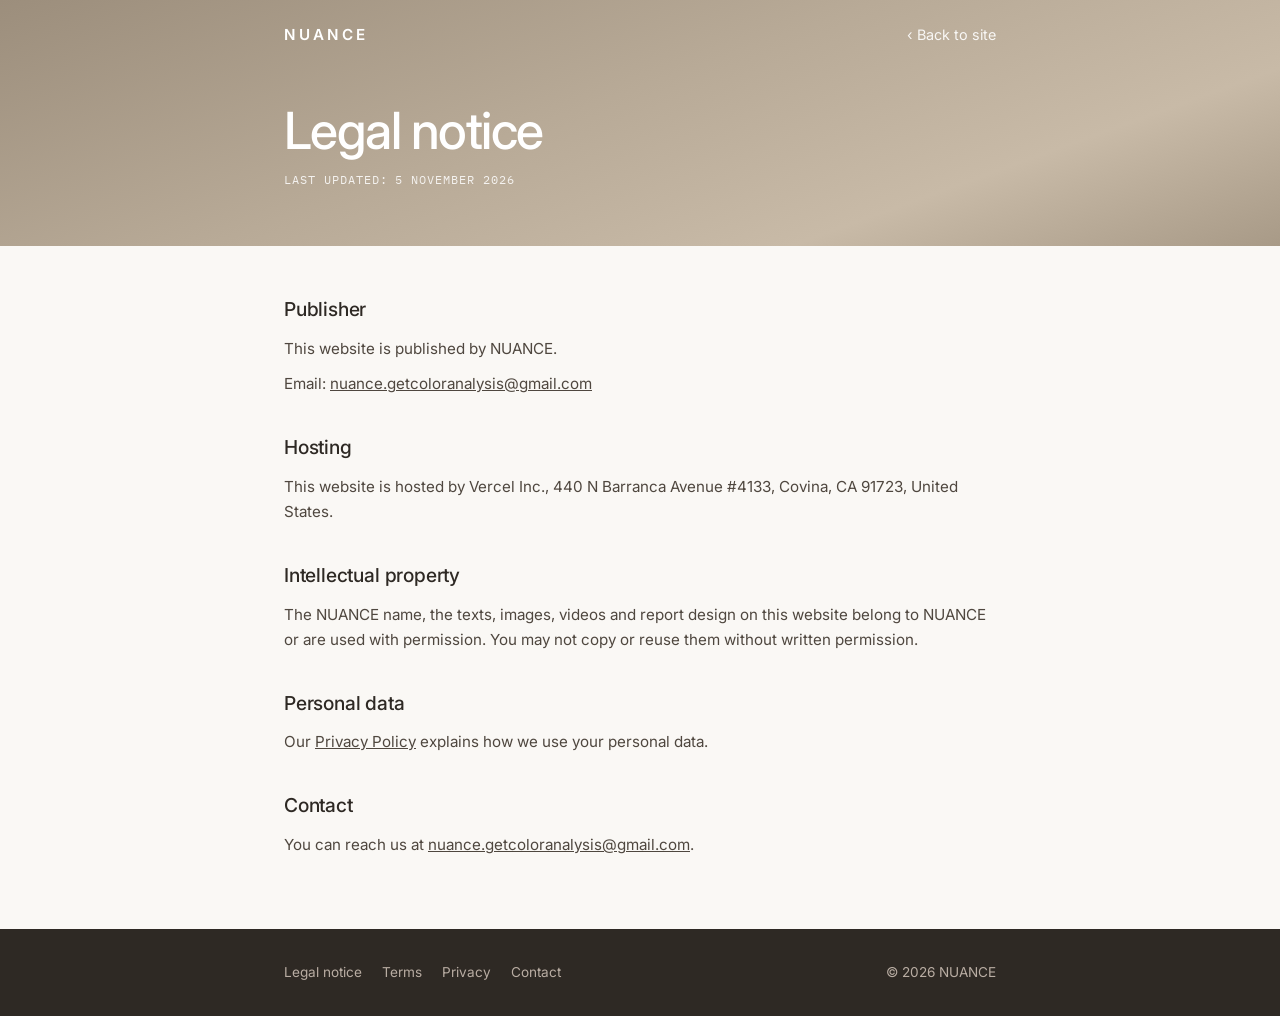
<file: legal-notice.html>
<!doctype html>
<html lang="en">
<head>
  <meta charset="utf-8">
  <meta name="viewport" content="width=device-width, initial-scale=1">
  <title>NUANCE — Legal notice</title>
  <link rel="preconnect" href="https://fonts.googleapis.com">
  <link rel="preconnect" href="https://fonts.gstatic.com" crossorigin>
  <link href="https://fonts.googleapis.com/css2?family=Inter:wght@300;400;500;600&family=IBM+Plex+Mono:wght@400;500&display=swap" rel="stylesheet">
  <link rel="stylesheet" href="legal.css?v=1">
  <link rel="icon" href="/favicon.ico" sizes="any">
  <link rel="icon" type="image/png" sizes="32x32" href="/favicon-32.png">
  <link rel="apple-touch-icon" href="/apple-touch-icon.png">
</head>
<body>
<header class="top">
  <div class="wrap">
    <div class="top-row"><a href="index.html" class="logo">NUANCE</a><a href="index.html" class="back">‹ Back to site</a></div>
    <h1>Legal notice</h1>
    <p class="updated">Last updated: 5 November 2026</p>
  </div>
</header>
<main class="wrap">
<h2>Publisher</h2>
<p>This website is published by NUANCE.</p>
<p>Email: <a href="mailto:nuance.getcoloranalysis@gmail.com">nuance.getcoloranalysis@gmail.com</a></p>
<h2>Hosting</h2>
<p>This website is hosted by Vercel Inc., 440 N Barranca Avenue #4133, Covina, CA 91723, United States.</p>
<h2>Intellectual property</h2>
<p>The NUANCE name, the texts, images, videos and report design on this website belong to NUANCE or are used with permission. You may not copy or reuse them without written permission.</p>
<h2>Personal data</h2>
<p>Our <a href="privacy.html">Privacy Policy</a> explains how we use your personal data.</p>
<h2>Contact</h2>
<p>You can reach us at <a href="mailto:nuance.getcoloranalysis@gmail.com">nuance.getcoloranalysis@gmail.com</a>.</p>
</main>
<footer>
  <div class="wrap">
    <nav>
      <a href="legal-notice.html">Legal notice</a>
      <a href="terms.html">Terms</a>
      <a href="privacy.html">Privacy</a>
      <a href="mailto:nuance.getcoloranalysis@gmail.com">Contact</a>
    </nav>
    <span>© 2026 NUANCE</span>
  </div>
</footer>
</body>
</html>
</file>
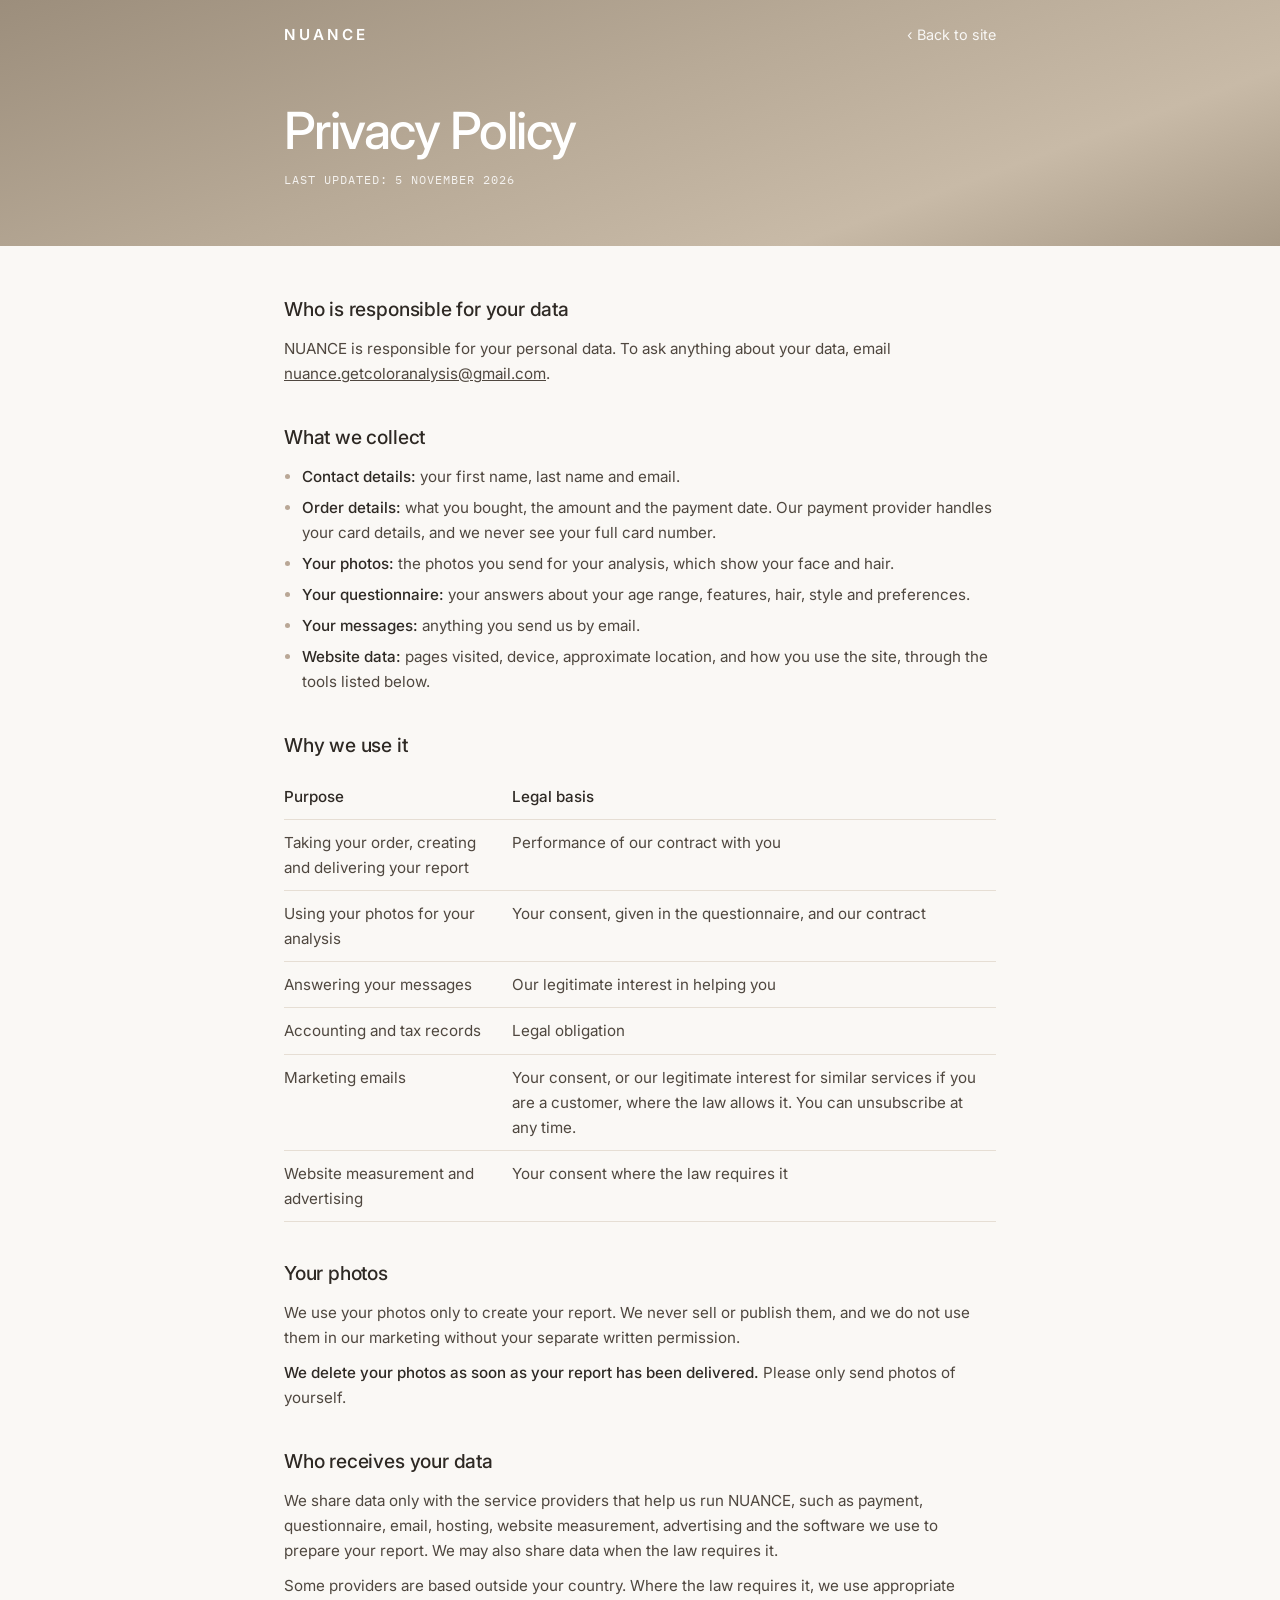
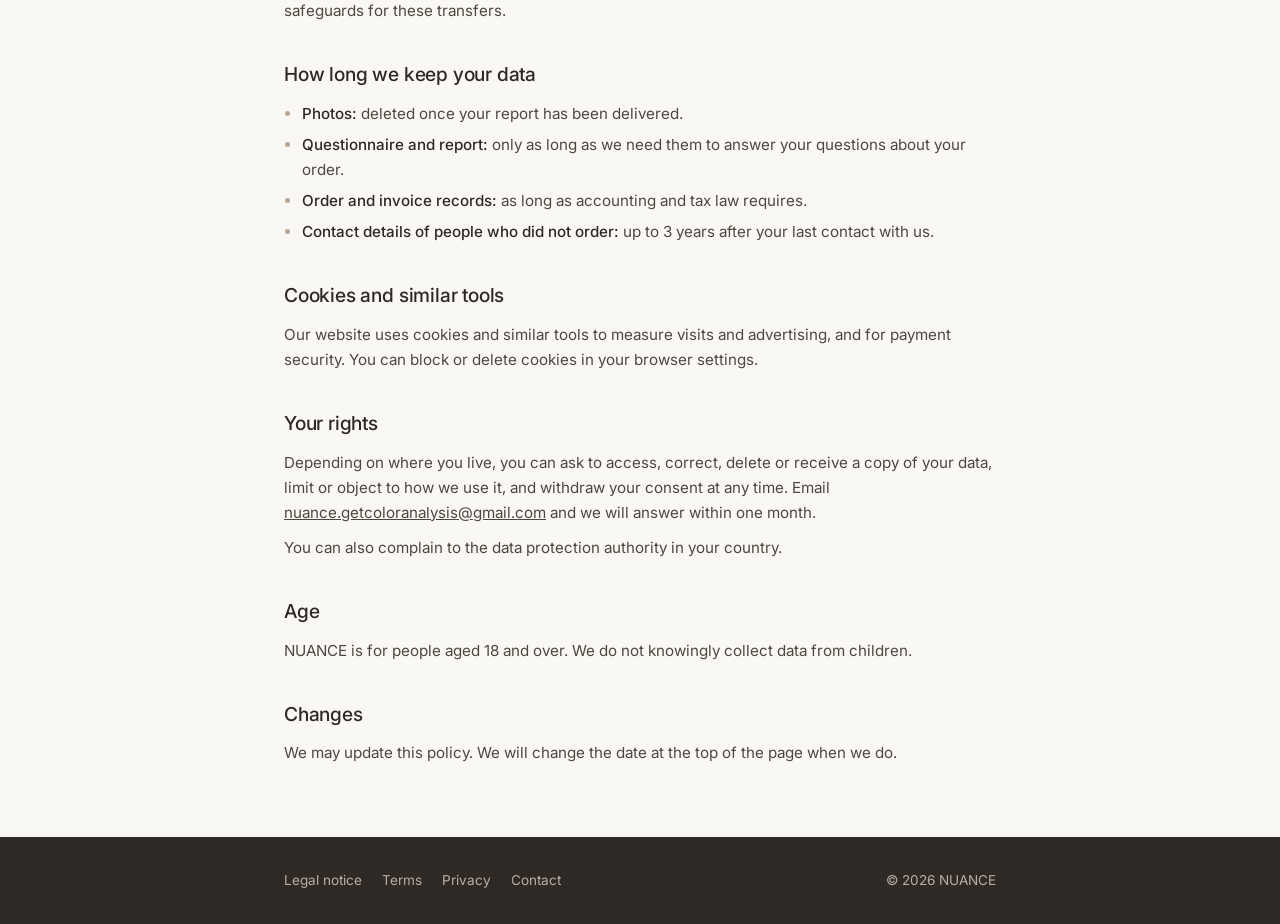
<file: privacy.html>
<!doctype html>
<html lang="en">
<head>
  <meta charset="utf-8">
  <meta name="viewport" content="width=device-width, initial-scale=1">
  <title>NUANCE — Privacy Policy</title>
  <link rel="preconnect" href="https://fonts.googleapis.com">
  <link rel="preconnect" href="https://fonts.gstatic.com" crossorigin>
  <link href="https://fonts.googleapis.com/css2?family=Inter:wght@300;400;500;600&family=IBM+Plex+Mono:wght@400;500&display=swap" rel="stylesheet">
  <link rel="stylesheet" href="legal.css?v=1">
  <link rel="icon" href="/favicon.ico" sizes="any">
  <link rel="icon" type="image/png" sizes="32x32" href="/favicon-32.png">
  <link rel="apple-touch-icon" href="/apple-touch-icon.png">
</head>
<body>
<header class="top">
  <div class="wrap">
    <div class="top-row"><a href="index.html" class="logo">NUANCE</a><a href="index.html" class="back">‹ Back to site</a></div>
    <h1>Privacy Policy</h1>
    <p class="updated">Last updated: 5 November 2026</p>
  </div>
</header>
<main class="wrap">
<h2>Who is responsible for your data</h2>
<p>NUANCE is responsible for your personal data. To ask anything about your data, email <a href="mailto:nuance.getcoloranalysis@gmail.com">nuance.getcoloranalysis@gmail.com</a>.</p>
<h2>What we collect</h2>
<ul>
  <li><strong>Contact details:</strong> your first name, last name and email.</li>
  <li><strong>Order details:</strong> what you bought, the amount and the payment date. Our payment provider handles your card details, and we never see your full card number.</li>
  <li><strong>Your photos:</strong> the photos you send for your analysis, which show your face and hair.</li>
  <li><strong>Your questionnaire:</strong> your answers about your age range, features, hair, style and preferences.</li>
  <li><strong>Your messages:</strong> anything you send us by email.</li>
  <li><strong>Website data:</strong> pages visited, device, approximate location, and how you use the site, through the tools listed below.</li>
</ul>
<h2>Why we use it</h2>
<div class="table"><table>
  <tr><th>Purpose</th><th>Legal basis</th></tr>
  <tr><td>Taking your order, creating and delivering your report</td><td>Performance of our contract with you</td></tr>
  <tr><td>Using your photos for your analysis</td><td>Your consent, given in the questionnaire, and our contract</td></tr>
  <tr><td>Answering your messages</td><td>Our legitimate interest in helping you</td></tr>
  <tr><td>Accounting and tax records</td><td>Legal obligation</td></tr>
  <tr><td>Marketing emails</td><td>Your consent, or our legitimate interest for similar services if you are a customer, where the law allows it. You can unsubscribe at any time.</td></tr>
  <tr><td>Website measurement and advertising</td><td>Your consent where the law requires it</td></tr>
</table></div>
<h2>Your photos</h2>
<p>We use your photos only to create your report. We never sell or publish them, and we do not use them in our marketing without your separate written permission.</p>
<p><strong>We delete your photos as soon as your report has been delivered.</strong> Please only send photos of yourself.</p>
<h2>Who receives your data</h2>
<p>We share data only with the service providers that help us run NUANCE, such as payment, questionnaire, email, hosting, website measurement, advertising and the software we use to prepare your report. We may also share data when the law requires it.</p>
<p>Some providers are based outside your country. Where the law requires it, we use appropriate safeguards for these transfers.</p>
<h2>How long we keep your data</h2>
<ul>
  <li><strong>Photos:</strong> deleted once your report has been delivered.</li>
  <li><strong>Questionnaire and report:</strong> only as long as we need them to answer your questions about your order.</li>
  <li><strong>Order and invoice records:</strong> as long as accounting and tax law requires.</li>
  <li><strong>Contact details of people who did not order:</strong> up to 3 years after your last contact with us.</li>
</ul>
<h2>Cookies and similar tools</h2>
<p>Our website uses cookies and similar tools to measure visits and advertising, and for payment security. You can block or delete cookies in your browser settings.</p>
<h2>Your rights</h2>
<p>Depending on where you live, you can ask to access, correct, delete or receive a copy of your data, limit or object to how we use it, and withdraw your consent at any time. Email <a href="mailto:nuance.getcoloranalysis@gmail.com">nuance.getcoloranalysis@gmail.com</a> and we will answer within one month.</p>
<p>You can also complain to the data protection authority in your country.</p>
<h2>Age</h2>
<p>NUANCE is for people aged 18 and over. We do not knowingly collect data from children.</p>
<h2>Changes</h2>
<p>We may update this policy. We will change the date at the top of the page when we do.</p>
</main>
<footer>
  <div class="wrap">
    <nav>
      <a href="legal-notice.html">Legal notice</a>
      <a href="terms.html">Terms</a>
      <a href="privacy.html">Privacy</a>
      <a href="mailto:nuance.getcoloranalysis@gmail.com">Contact</a>
    </nav>
    <span>© 2026 NUANCE</span>
  </div>
</footer>
</body>
</html>
</file>
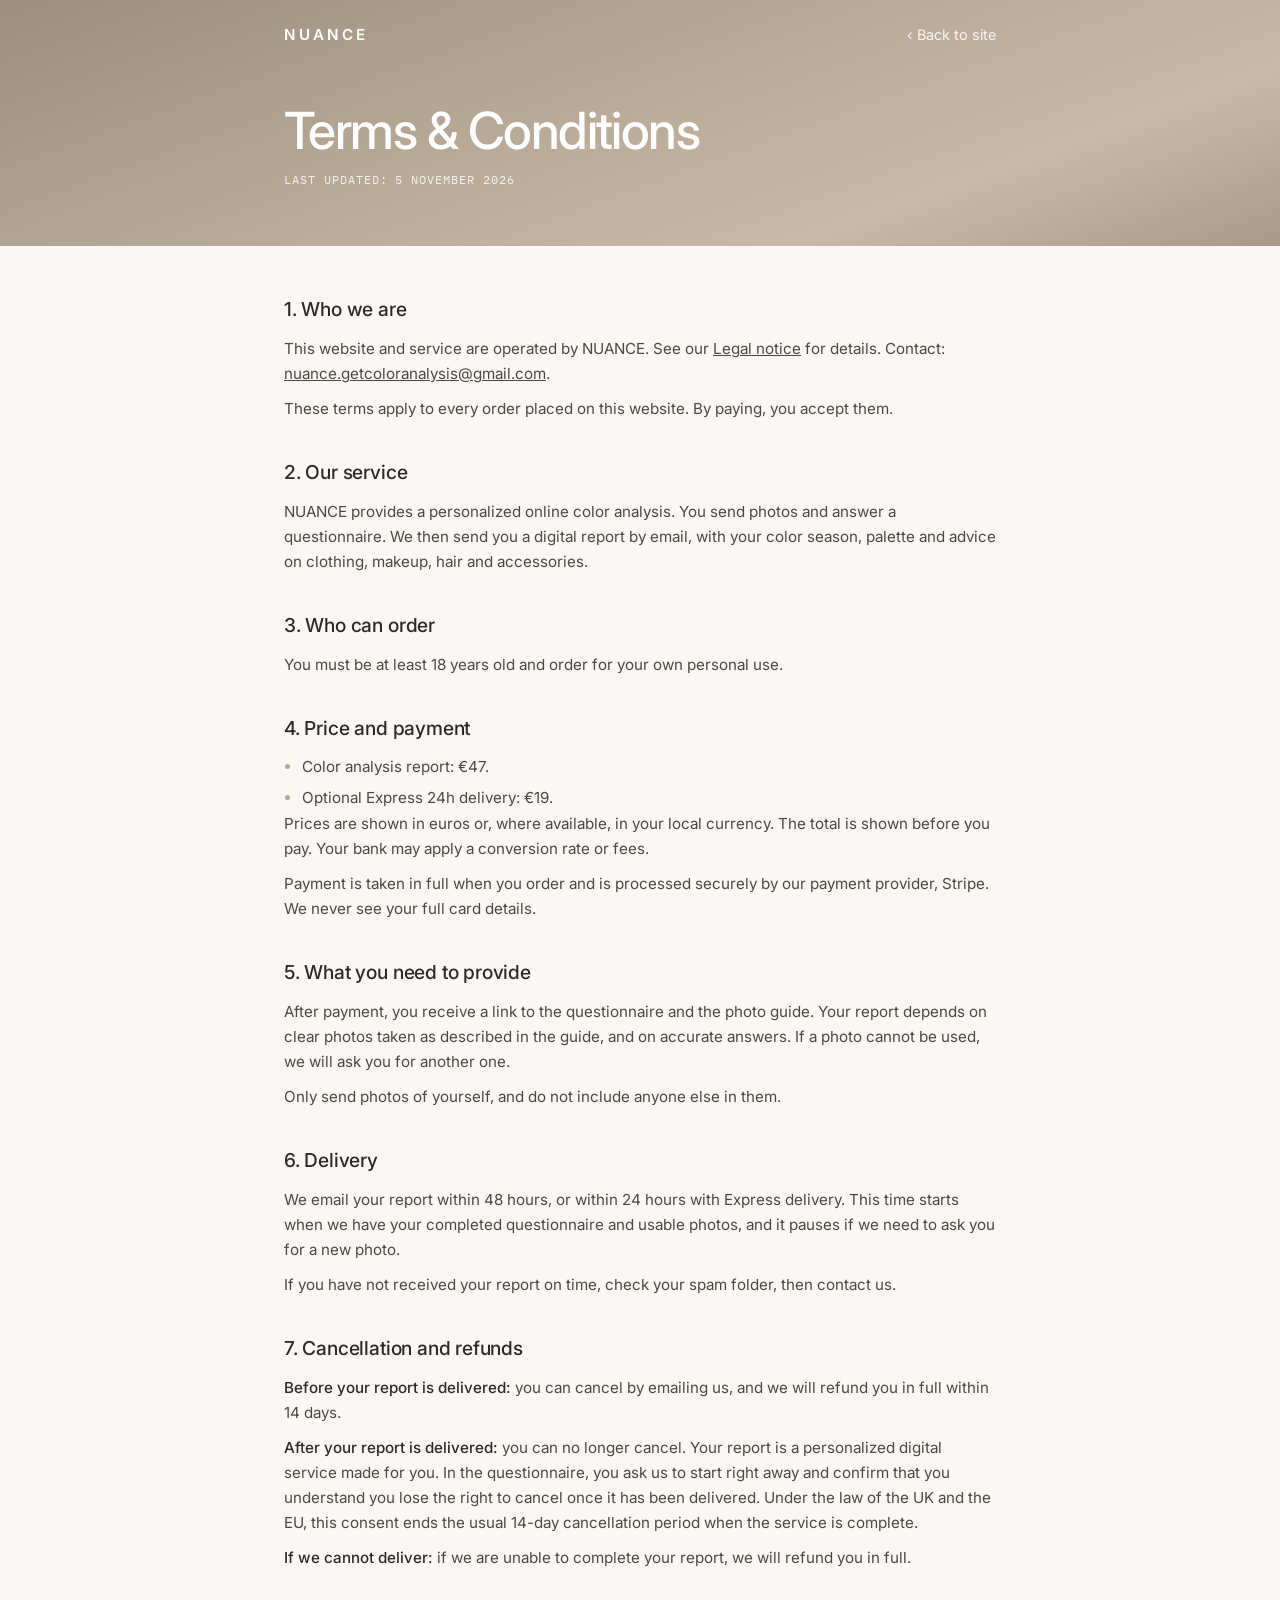
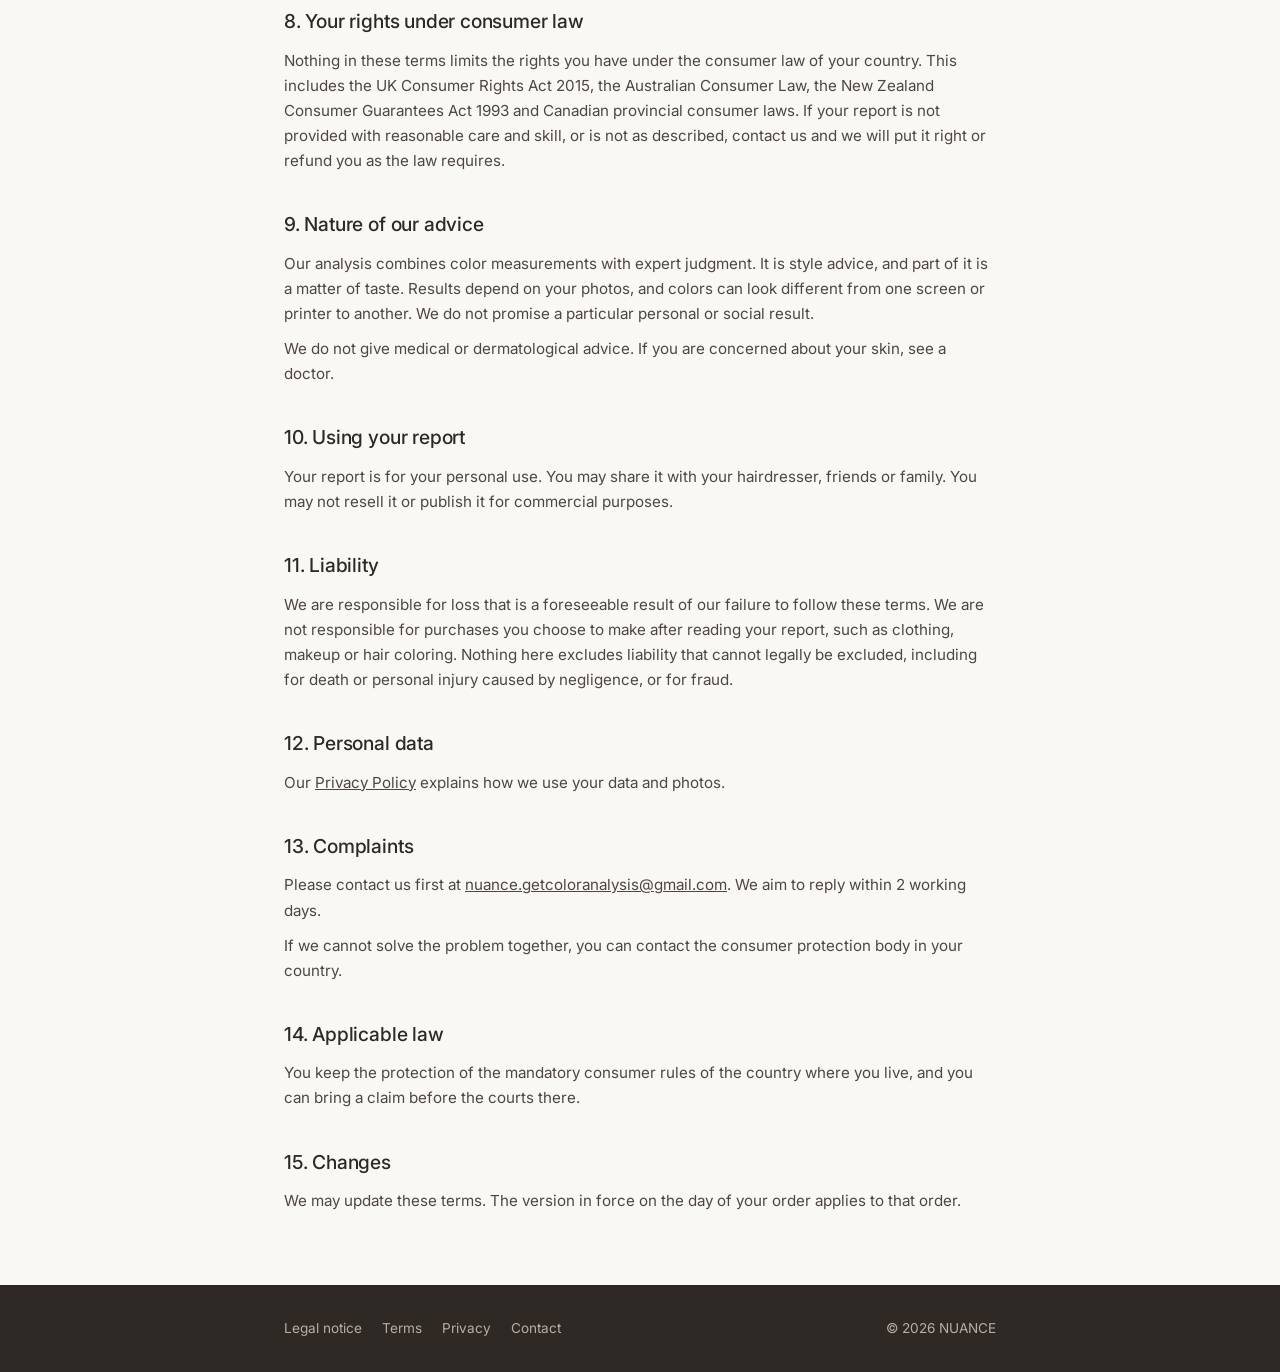
<file: terms.html>
<!doctype html>
<html lang="en">
<head>
  <meta charset="utf-8">
  <meta name="viewport" content="width=device-width, initial-scale=1">
  <title>NUANCE — Terms & Conditions</title>
  <link rel="preconnect" href="https://fonts.googleapis.com">
  <link rel="preconnect" href="https://fonts.gstatic.com" crossorigin>
  <link href="https://fonts.googleapis.com/css2?family=Inter:wght@300;400;500;600&family=IBM+Plex+Mono:wght@400;500&display=swap" rel="stylesheet">
  <link rel="stylesheet" href="legal.css?v=1">
  <link rel="icon" href="/favicon.ico" sizes="any">
  <link rel="icon" type="image/png" sizes="32x32" href="/favicon-32.png">
  <link rel="apple-touch-icon" href="/apple-touch-icon.png">
</head>
<body>
<header class="top">
  <div class="wrap">
    <div class="top-row"><a href="index.html" class="logo">NUANCE</a><a href="index.html" class="back">‹ Back to site</a></div>
    <h1>Terms & Conditions</h1>
    <p class="updated">Last updated: 5 November 2026</p>
  </div>
</header>
<main class="wrap">
<h2>1. Who we are</h2>
<p>This website and service are operated by NUANCE. See our <a href="legal-notice.html">Legal notice</a> for details. Contact: <a href="mailto:nuance.getcoloranalysis@gmail.com">nuance.getcoloranalysis@gmail.com</a>.</p>
<p>These terms apply to every order placed on this website. By paying, you accept them.</p>
<h2>2. Our service</h2>
<p>NUANCE provides a personalized online color analysis. You send photos and answer a questionnaire. We then send you a digital report by email, with your color season, palette and advice on clothing, makeup, hair and accessories.</p>
<h2>3. Who can order</h2>
<p>You must be at least 18 years old and order for your own personal use.</p>
<h2>4. Price and payment</h2>
<ul>
  <li>Color analysis report: €47.</li>
  <li>Optional Express 24h delivery: €19.</li>
</ul>
<p>Prices are shown in euros or, where available, in your local currency. The total is shown before you pay. Your bank may apply a conversion rate or fees.</p>
<p>Payment is taken in full when you order and is processed securely by our payment provider, Stripe. We never see your full card details.</p>
<h2>5. What you need to provide</h2>
<p>After payment, you receive a link to the questionnaire and the photo guide. Your report depends on clear photos taken as described in the guide, and on accurate answers. If a photo cannot be used, we will ask you for another one.</p>
<p>Only send photos of yourself, and do not include anyone else in them.</p>
<h2>6. Delivery</h2>
<p>We email your report within 48 hours, or within 24 hours with Express delivery. This time starts when we have your completed questionnaire and usable photos, and it pauses if we need to ask you for a new photo.</p>
<p>If you have not received your report on time, check your spam folder, then contact us.</p>
<h2>7. Cancellation and refunds</h2>
<p><strong>Before your report is delivered:</strong> you can cancel by emailing us, and we will refund you in full within 14 days.</p>
<p><strong>After your report is delivered:</strong> you can no longer cancel. Your report is a personalized digital service made for you. In the questionnaire, you ask us to start right away and confirm that you understand you lose the right to cancel once it has been delivered. Under the law of the UK and the EU, this consent ends the usual 14-day cancellation period when the service is complete.</p>
<p><strong>If we cannot deliver:</strong> if we are unable to complete your report, we will refund you in full.</p>
<h2>8. Your rights under consumer law</h2>
<p>Nothing in these terms limits the rights you have under the consumer law of your country. This includes the UK Consumer Rights Act 2015, the Australian Consumer Law, the New Zealand Consumer Guarantees Act 1993 and Canadian provincial consumer laws. If your report is not provided with reasonable care and skill, or is not as described, contact us and we will put it right or refund you as the law requires.</p>
<h2>9. Nature of our advice</h2>
<p>Our analysis combines color measurements with expert judgment. It is style advice, and part of it is a matter of taste. Results depend on your photos, and colors can look different from one screen or printer to another. We do not promise a particular personal or social result.</p>
<p>We do not give medical or dermatological advice. If you are concerned about your skin, see a doctor.</p>
<h2>10. Using your report</h2>
<p>Your report is for your personal use. You may share it with your hairdresser, friends or family. You may not resell it or publish it for commercial purposes.</p>
<h2>11. Liability</h2>
<p>We are responsible for loss that is a foreseeable result of our failure to follow these terms. We are not responsible for purchases you choose to make after reading your report, such as clothing, makeup or hair coloring. Nothing here excludes liability that cannot legally be excluded, including for death or personal injury caused by negligence, or for fraud.</p>
<h2>12. Personal data</h2>
<p>Our <a href="privacy.html">Privacy Policy</a> explains how we use your data and photos.</p>
<h2>13. Complaints</h2>
<p>Please contact us first at <a href="mailto:nuance.getcoloranalysis@gmail.com">nuance.getcoloranalysis@gmail.com</a>. We aim to reply within 2 working days.</p>
<p>If we cannot solve the problem together, you can contact the consumer protection body in your country.</p>
<h2>14. Applicable law</h2>
<p>You keep the protection of the mandatory consumer rules of the country where you live, and you can bring a claim before the courts there.</p>
<h2>15. Changes</h2>
<p>We may update these terms. The version in force on the day of your order applies to that order.</p>
</main>
<footer>
  <div class="wrap">
    <nav>
      <a href="legal-notice.html">Legal notice</a>
      <a href="terms.html">Terms</a>
      <a href="privacy.html">Privacy</a>
      <a href="mailto:nuance.getcoloranalysis@gmail.com">Contact</a>
    </nav>
    <span>© 2026 NUANCE</span>
  </div>
</footer>
</body>
</html>
</file>
<file: legal.css>
/* NUANCE — pages légales (mentions légales, CGV, confidentialité) */
* { box-sizing: border-box; margin: 0; padding: 0; }
body { font-family: "Inter", system-ui, sans-serif; background: #FAF8F5; color: #2E2924; line-height: 1.65; -webkit-font-smoothing: antialiased; }
a { color: inherit; }
.top { background: linear-gradient(160deg, #9C8E7C, #B8AA97 45%, #C8BAA7 75%, #A89A87); color: #fff; padding: 22px 0 56px; }
.wrap { width: 100%; max-width: 760px; margin: 0 auto; padding: 0 24px; }
.top-row { display: flex; justify-content: space-between; align-items: center; margin-bottom: 56px; }
.logo { font-weight: 600; letter-spacing: .2em; font-size: .95rem; text-decoration: none; }
.back { font-size: .9rem; text-decoration: none; opacity: .9; }
h1 { font-size: clamp(2.2rem, 6vw, 3.2rem); font-weight: 500; letter-spacing: -.03em; line-height: 1.08; }
.updated { margin-top: 12px; color: #fff; font-family: "IBM Plex Mono", monospace; font-size: .75rem; letter-spacing: .08em; text-transform: uppercase; opacity: .85; }
main.wrap { padding-top: 48px; padding-bottom: 72px; }
h2 { font-size: 1.2rem; font-weight: 500; letter-spacing: -.01em; margin: 36px 0 10px; }
h2:first-child { margin-top: 0; }
p, li, td, th { font-size: .95rem; color: #4F473F; }
p + p { margin-top: 10px; }
ul { margin: 10px 0 0 18px; }
li + li { margin-top: 6px; }
li::marker { color: #B9A796; }
strong { font-weight: 500; color: #2E2924; }
.table { overflow-x: auto; margin-top: 12px; }
table { width: 100%; border-collapse: collapse; }
th, td { text-align: left; vertical-align: top; padding: 10px 12px 10px 0; border-bottom: 1px solid #E6DED4; }
th { font-weight: 500; color: #2E2924; }
.todo { background: #F6E3B4; color: #5B4300; padding: 0 4px; border-radius: 3px; }
footer { background: #2E2924; color: #B9ADA3; padding: 32px 0; font-size: .85rem; }
footer .wrap { display: flex; justify-content: space-between; gap: 18px; flex-wrap: wrap; }
footer nav { display: flex; gap: 20px; flex-wrap: wrap; }
footer a { text-decoration: none; }
footer a:hover { color: #fff; }
</file>
